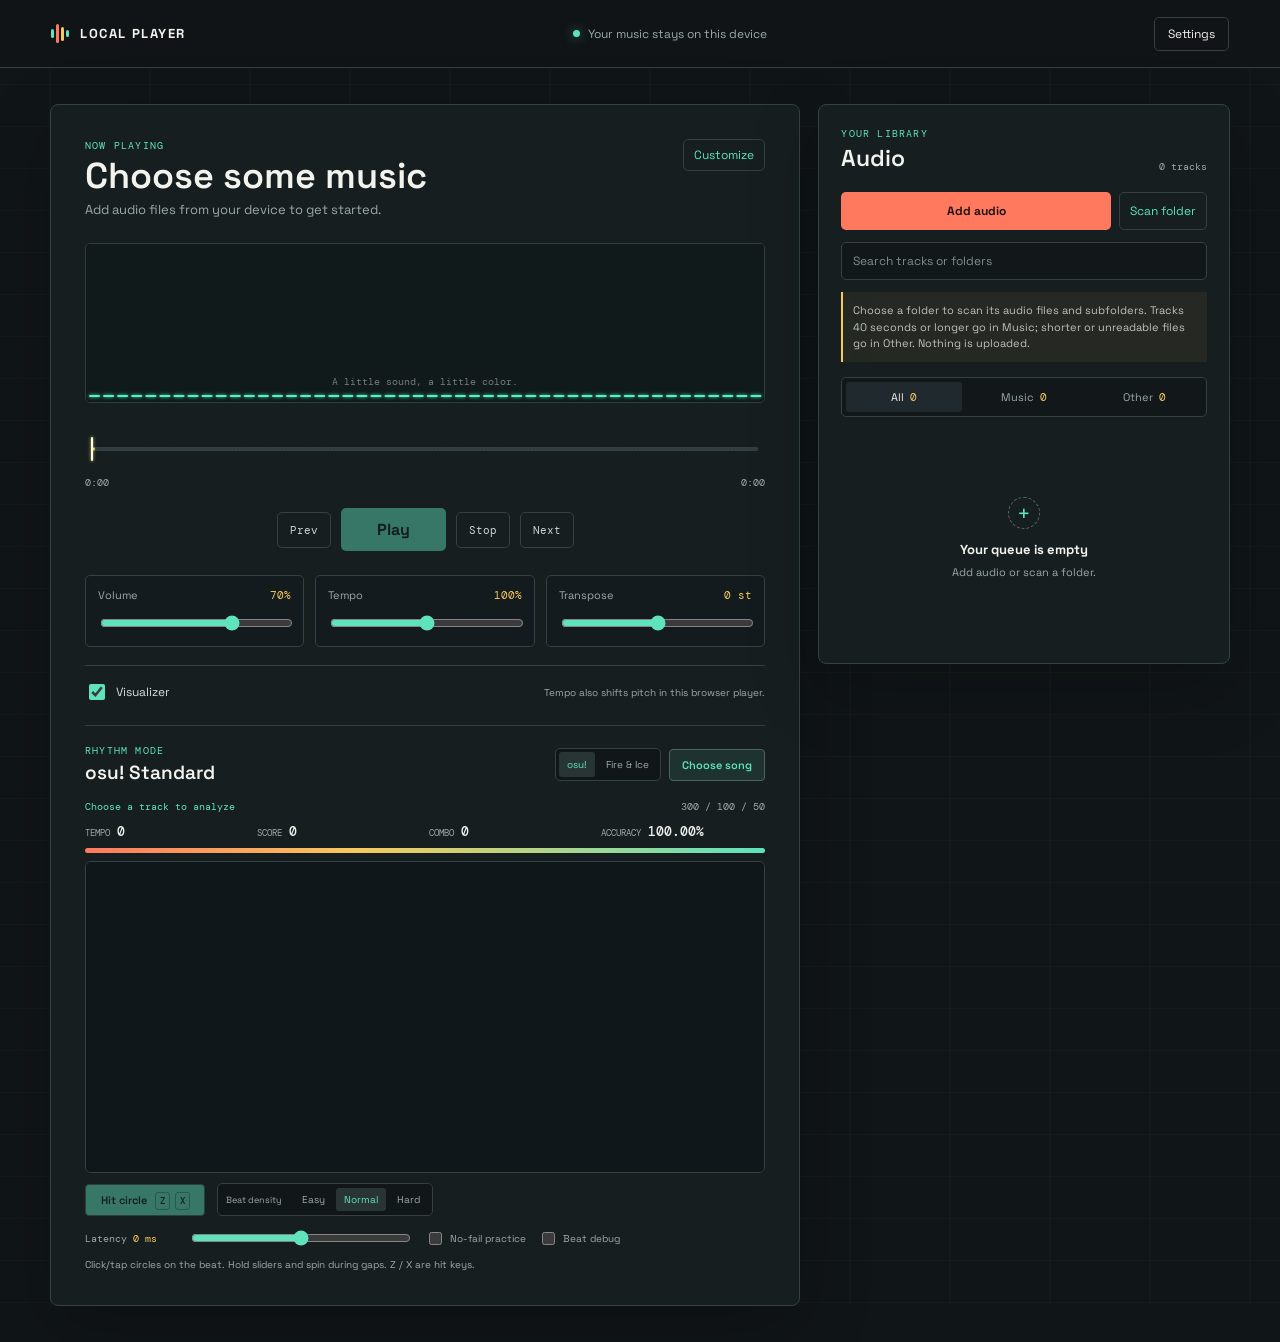
<file: index.html>
<!doctype html>
<html lang="en">
<head>
  <meta charset="utf-8">
  <meta name="viewport" content="width=device-width, initial-scale=1">
  <meta http-equiv="refresh" content="0; url=web/">
  <title>Local Player</title>
  <script>window.location.replace(new URL("web/", window.location.href));</script>
</head>
<body>
  <p><a href="web/">Open Local Player</a></p>
</body>
</html>
</file>
<file: web/app.css>
@import url("https://fonts.googleapis.com/css2?family=DM+Mono:wght@400;500&family=Space+Grotesk:wght@400;500;600;700&display=swap");

:root {
  color-scheme: dark;
  --ink: #101517;
  --surface: #171e21;
  --surface-raised: #20292d;
  --line: #344045;
  --text: #f2f3ed;
  --muted: #9ba9a9;
  --mint: #5ee3bd;
  --coral: #ff795f;
  --gold: #f7c95d;
  --mono: "DM Mono", "Courier New", monospace;
  --sans: "Space Grotesk", "Avenir Next", sans-serif;
  font-family: var(--sans);
  background: var(--ink);
  color: var(--text);
  font-synthesis: none;
  text-rendering: optimizeLegibility;
  -webkit-font-smoothing: antialiased;
}

* { box-sizing: border-box; }

body {
  min-width: 320px;
  min-height: 100vh;
  margin: 0;
  background-color: var(--ink);
  background-image: linear-gradient(90deg, transparent 49px, rgba(255,255,255,.025) 50px, transparent 51px), linear-gradient(rgba(255,255,255,.018) 1px, transparent 1px);
  background-size: 100px 100%, 100% 42px;
}

button, input, select { font: inherit; }
button { color: inherit; }
button:focus-visible, input:focus-visible, select:focus-visible, canvas:focus-visible { outline: 2px solid var(--gold); outline-offset: 3px; }

.topbar {
  height: 68px;
  display: flex;
  align-items: center;
  justify-content: space-between;
  gap: 20px;
  padding: 0 clamp(18px, 4vw, 56px);
  border-bottom: 1px solid var(--line);
  background: rgba(16, 21, 23, .94);
}

.brand { display: inline-flex; align-items: center; gap: 11px; color: var(--text); text-decoration: none; font-size: 13px; font-weight: 700; letter-spacing: .12em; }
.brand-mark { height: 24px; display: flex; align-items: center; gap: 2px; }
.brand-mark i { width: 3px; height: 9px; display: block; border-radius: 3px; background: var(--mint); }
.brand-mark i:nth-child(2) { height: 19px; background: var(--coral); }
.brand-mark i:nth-child(3) { height: 14px; background: var(--gold); }
.brand-mark i:nth-child(4) { height: 7px; background: var(--mint); }
.local-status { display: flex; align-items: center; gap: 8px; color: var(--muted); font-size: 12px; }
.status-dot { width: 7px; height: 7px; border-radius: 50%; background: var(--mint); box-shadow: 0 0 12px rgba(94,227,189,.55); }

.icon-button, .text-button, .close-button, .transport-button, .reset-button {
  border: 1px solid var(--line);
  background: transparent;
  border-radius: 5px;
  cursor: pointer;
  transition: border-color .16s ease, background-color .16s ease, transform .16s ease;
}
.icon-button { padding: 8px 13px; font-size: 12px; }
.text-button { padding: 7px 10px; color: var(--mint); font-size: 12px; }
.icon-button:hover, .text-button:hover, .close-button:hover, .transport-button:hover, .reset-button:hover { border-color: var(--mint); background: rgba(94,227,189,.08); }
button:active { transform: translateY(1px); }

.workspace {
  position: relative;
  width: min(1180px, calc(100% - 36px));
  margin: 36px auto;
  display: grid;
  grid-template-columns: minmax(0, 1.55fr) minmax(280px, .85fr);
  gap: 18px;
  align-items: start;
}
.drop-overlay { position: absolute; inset: 0; z-index: 5; display: grid; place-items: center; border: 2px dashed transparent; border-radius: 8px; background: rgba(16, 21, 23, .9); color: var(--mint); font-size: 20px; font-weight: 600; opacity: 0; pointer-events: none; transition: opacity .16s ease, border-color .16s ease; }
.workspace.is-dragging .drop-overlay { border-color: var(--mint); opacity: 1; }

.deck, .library {
  border: 1px solid var(--line);
  border-radius: 8px;
  background: rgba(23, 30, 33, .97);
  box-shadow: 0 24px 70px rgba(0,0,0,.22);
}
.deck { padding: clamp(18px, 3.2vw, 34px); }
.track-heading, .library-heading { display: flex; align-items: flex-start; justify-content: space-between; gap: 18px; }
.track-heading h1 { max-width: 580px; margin: 4px 0 5px; overflow-wrap: anywhere; font-size: clamp(23px, 3vw, 36px); line-height: 1.12; font-weight: 600; }
.eyebrow { margin: 0; color: var(--mint); font-family: var(--mono); font-size: 10px; letter-spacing: .12em; }
.muted { margin: 0; color: var(--muted); font-size: 13px; }
.track-heading .text-button { flex: 0 0 auto; }

.visualizer-shell {
  height: 160px;
  position: relative;
  overflow: hidden;
  margin: 25px 0 19px;
  border: 1px solid #303d40;
  border-radius: 5px;
  background: #11191b;
}
#visualizer { width: 100%; height: 100%; display: block; }
.visualizer-empty { position: absolute; inset: auto 0 14px; color: rgba(242,243,237,.45); text-align: center; font-family: var(--mono); font-size: 10px; pointer-events: none; }

.progress-area { margin: 10px 0 6px; }
#progress { width: 100%; height: 54px; display: block; cursor: pointer; touch-action: none; }
.time-row { display: flex; justify-content: space-between; color: var(--muted); font-family: var(--mono); font-size: 10px; }

.transport { display: flex; align-items: center; justify-content: center; gap: 10px; margin: 19px 0 24px; }
.transport-button { min-width: 54px; padding: 10px 12px; color: #cbd3d0; font-family: var(--mono); font-size: 11px; }
.play-button { min-width: 105px; min-height: 43px; border: 0; border-radius: 5px; background: var(--mint); color: #10201d; font-weight: 700; cursor: pointer; transition: background-color .16s, transform .16s; }
.play-button:hover:not(:disabled) { background: #8df0d1; }
.play-button:disabled { opacity: .45; cursor: not-allowed; }

.mixer { display: grid; grid-template-columns: repeat(3, minmax(0, 1fr)); gap: 11px; }
.control-row { min-width: 0; display: grid; grid-template-columns: 1fr auto; gap: 10px; padding: 12px; border: 1px solid var(--line); border-radius: 5px; background: #141b1e; }
.control-name { color: var(--muted); font-size: 11px; }
.control-row output { color: var(--gold); font-family: var(--mono); font-size: 11px; }
.control-row input { grid-column: 1 / -1; width: 100%; }
input[type="range"] { height: 18px; accent-color: var(--mint); cursor: pointer; }

.deck-footer { display: flex; align-items: center; justify-content: space-between; gap: 12px; margin-top: 18px; padding-top: 15px; border-top: 1px solid var(--line); }
.toggle-line { display: inline-flex; align-items: center; gap: 8px; color: #d8dfdb; font-size: 12px; cursor: pointer; }
.toggle-line input { width: 16px; height: 16px; accent-color: var(--mint); }
.format-note { color: var(--muted); font-size: 10px; text-align: right; }

.rhythm-game { margin-top: 22px; padding-top: 18px; border-top: 1px solid var(--line); }
.game-heading { display: flex; align-items: center; justify-content: space-between; gap: 14px; margin-bottom: 12px; }
.game-heading h2 { margin: 3px 0 0; font-size: 19px; font-weight: 600; }
.game-actions { display: flex; align-items: center; flex-wrap: wrap; justify-content: flex-end; gap: 7px; }
.game-mode-tabs { display: flex; gap: 2px; padding: 3px; border: 1px solid var(--line); border-radius: 5px; background: #111719; }
.game-mode-tabs button { padding: 6px 8px; border: 0; border-radius: 3px; background: transparent; color: var(--muted); font-size: 10px; cursor: pointer; }
.game-mode-tabs button.is-selected { background: #293534; color: var(--mint); }
.difficulty-tabs { display: flex; gap: 2px; padding: 3px; border: 1px solid var(--line); border-radius: 5px; background: #111719; }
.difficulty-tabs button { padding: 6px 8px; border: 0; border-radius: 3px; background: transparent; color: var(--muted); font-size: 10px; cursor: pointer; }
.difficulty-tabs button.is-selected { background: #293534; color: var(--mint); }
.game-toggle { min-height: 31px; padding: 7px 11px; border: 1px solid #4c665e; border-radius: 5px; background: rgba(94,227,189,.1); color: var(--mint); font-size: 11px; font-weight: 600; cursor: pointer; }
.game-toggle:hover:not(:disabled) { border-color: var(--mint); background: rgba(94,227,189,.18); }
.game-toggle:disabled { opacity: .45; cursor: not-allowed; }
.game-metrics { display: grid; grid-template-columns: repeat(5, minmax(0, 1fr)); gap: 8px; margin-bottom: 9px; }
.game-metrics div { display: flex; align-items: baseline; gap: 7px; min-width: 0; }
.game-metrics span { color: var(--muted); font-family: var(--mono); font-size: 9px; text-transform: uppercase; }
.game-metrics strong { color: var(--text); font-family: var(--mono); font-size: 13px; font-weight: 500; }
.game-metrics small { color: var(--muted); font-size: 8px; }
.game-playfield { overflow: hidden; border: 1px solid #334244; border-radius: 6px; background: #0c1518; box-shadow: inset 0 0 30px rgba(0,0,0,.3); }
#beatGameCanvas { width: 100%; height: 220px; display: block; cursor: crosshair; touch-action: manipulation; }
.game-controls { display: flex; align-items: center; justify-content: space-between; gap: 10px; margin-top: 10px; }
.orbit-buttons { display: flex; gap: 7px; }
.orbit-buttons[hidden], .beat-hit[hidden] { display: none; }
.orbit-buttons button { min-width: 94px; padding: 7px 10px; border: 1px solid var(--line); border-radius: 4px; background: #141c1e; color: var(--text); font-size: 10px; cursor: pointer; }
.orbit-buttons button[data-orbit-hit="fire"] { border-color: rgba(255,128,102,.5); color: #ff9b82; }
.orbit-buttons button[data-orbit-hit="ice"] { border-color: rgba(117,240,255,.45); color: #8ceefa; }
.orbit-buttons button:disabled { opacity: .45; cursor: not-allowed; }
.orbit-buttons kbd { margin-left: 5px; padding: 2px 4px; border: 1px solid currentColor; border-radius: 3px; font-family: var(--mono); font-size: 8px; }
.beat-hit { min-width: 120px; padding: 8px 10px; border: 1px solid #4c665e; border-radius: 4px; background: var(--mint); color: #10201d; font-size: 11px; font-weight: 700; cursor: pointer; }
.beat-hit:hover:not(:disabled) { background: #8df0d1; }
.beat-hit:disabled { opacity: .45; cursor: not-allowed; }
.beat-hit kbd { margin-left: 8px; padding: 2px 5px; border: 1px solid rgba(16,32,29,.35); border-radius: 3px; color: #10201d; font-family: var(--mono); font-size: 9px; }
.game-bottomline { display: flex; align-items: baseline; flex-wrap: wrap; gap: 5px 12px; margin-top: 8px; }
.game-status, .game-feedback, .game-instructions { color: var(--muted); font-family: var(--mono); font-size: 9px; }
.game-status { color: var(--mint); }
.game-feedback { min-height: 12px; }
.game-instructions { margin-left: auto; text-align: right; }

.library { min-height: 560px; padding: 22px; }
.library-heading { align-items: end; }
.library-heading h2 { margin: 3px 0 0; font-size: 23px; font-weight: 600; }
.track-count { color: var(--muted); font-family: var(--mono); font-size: 10px; }
.library-actions { display: flex; gap: 8px; margin: 19px 0 12px; }
.add-button { flex: 1; padding: 11px; border: 0; border-radius: 5px; background: var(--coral); color: #211411; font-size: 12px; font-weight: 700; cursor: pointer; }
.add-button:hover { background: #ff927e; }
.search-field { display: block; margin-bottom: 12px; }
.search-field input { width: 100%; padding: 10px 11px; border: 1px solid var(--line); border-radius: 5px; background: #12181a; color: var(--text); font-size: 12px; }
.search-field input::placeholder { color: #7f8c8d; }
.visually-hidden { position: absolute; width: 1px; height: 1px; overflow: hidden; clip: rect(0, 0, 0, 0); white-space: nowrap; clip-path: inset(50%); }
.library-hint { margin: 0 0 15px; padding: 10px; border-left: 2px solid var(--gold); background: rgba(247,201,93,.06); color: #bdc3bb; font-size: 11px; line-height: 1.5; }
.category-tabs { display: grid; grid-template-columns: repeat(3, 1fr); gap: 4px; margin: 0 0 10px; padding: 4px; border: 1px solid var(--line); border-radius: 5px; background: #12181a; }
.category-tab { display: flex; justify-content: center; gap: 6px; padding: 8px 4px; border: 0; border-radius: 3px; background: transparent; color: var(--muted); font-size: 11px; cursor: pointer; }
.category-tab span { color: var(--gold); font-family: var(--mono); }
.category-tab.is-active { background: var(--surface-raised); color: var(--text); }
.scan-status { min-height: 14px; margin: 0 0 7px; color: var(--mint); font-family: var(--mono); font-size: 9px; }
.track-list { display: grid; gap: 3px; margin: 0; padding: 0; list-style: none; }
.track-item { display: grid; grid-template-columns: 30px minmax(0, 1fr) 34px; align-items: center; gap: 8px; padding: 9px 7px; border: 1px solid transparent; border-radius: 4px; cursor: pointer; }
.track-item:hover { background: rgba(255,255,255,.035); }
.track-item[aria-current="true"] { border-color: rgba(94,227,189,.28); background: rgba(94,227,189,.075); }
.track-index { color: var(--muted); font-family: var(--mono); font-size: 10px; text-align: center; }
.track-copy { min-width: 0; }
.track-title { display: block; overflow: hidden; color: #e9eeea; font-size: 12px; text-overflow: ellipsis; white-space: nowrap; }
.track-subtitle { display: block; margin-top: 3px; overflow: hidden; color: var(--muted); font-family: var(--mono); font-size: 9px; text-overflow: ellipsis; white-space: nowrap; }
.track-category { display: inline-block; margin-top: 4px; padding: 2px 5px; border: 1px solid #41504d; border-radius: 3px; color: var(--mint); font-family: var(--mono); font-size: 8px; }
.track-category.other { border-color: #5a4632; color: var(--gold); }
.track-category.scanning { border-color: #465159; color: var(--muted); }
.remove-track { padding: 5px; border: 0; background: transparent; color: var(--muted); cursor: pointer; }
.remove-track:hover { color: var(--coral); }
.empty-queue { min-height: 180px; display: flex; flex-direction: column; align-items: center; justify-content: center; gap: 7px; color: var(--muted); font-size: 11px; text-align: center; }
.empty-queue strong { color: var(--text); font-size: 13px; }
.empty-mark { width: 32px; height: 32px; display: grid; place-items: center; margin-bottom: 5px; border: 1px dashed #596568; border-radius: 50%; color: var(--mint); font-size: 22px; }

.settings-dialog { width: min(560px, calc(100% - 24px)); max-height: min(88dvh, 760px); overflow: auto; padding: 22px; border: 1px solid #435155; border-radius: 8px; background: #171e21; color: var(--text); box-shadow: 0 30px 90px #000a; }
.settings-dialog::backdrop { background: rgba(3,8,9,.76); backdrop-filter: blur(5px); }
.settings-header { display: flex; align-items: start; justify-content: space-between; gap: 14px; margin-bottom: 19px; }
.settings-header h2 { margin: 4px 0 0; font-size: 22px; }
.close-button { padding: 8px 12px; color: var(--mint); }
.settings-grid { display: grid; grid-template-columns: 1fr 1fr; gap: 14px; }
.settings-grid label { display: grid; gap: 7px; color: #cbd3d0; font-size: 11px; }
.settings-grid select { width: 100%; padding: 9px; border: 1px solid var(--line); border-radius: 4px; background: #111719; color: var(--text); }
.settings-grid output { color: var(--gold); font-family: var(--mono); }
.color-picker { grid-column: 1 / -1; grid-template-columns: 1fr 55px !important; align-items: center; }
.color-picker input { width: 55px; height: 34px; padding: 2px; border: 1px solid var(--line); border-radius: 4px; background: transparent; }
.settings-toggles { display: grid; grid-template-columns: 1fr 1fr; gap: 14px 10px; margin: 19px 0; }
.reset-button { padding: 10px 14px; color: var(--coral); }

@media (max-width: 760px) {
  .topbar { height: 58px; padding-inline: 16px; }
  .local-status { display: none; }
  .workspace { width: min(100% - 20px, 560px); grid-template-columns: 1fr; gap: 12px; margin: 12px auto 24px; }
  .deck { padding: 17px; }
  .visualizer-shell { height: 118px; margin-top: 18px; }
  .library { min-height: 0; padding: 18px; }
  .empty-queue { min-height: 110px; }
  .game-heading { align-items: flex-start; flex-direction: column; }
  .game-actions { width: 100%; justify-content: space-between; }
  .game-mode-tabs { width: 100%; }
  .game-mode-tabs button { flex: 1; }
  .game-metrics { grid-template-columns: repeat(3, minmax(0, 1fr)); row-gap: 9px; }
  #beatGameCanvas { height: 200px; }
  .game-instructions { width: 100%; margin-left: 0; text-align: left; }
  .orbit-buttons { width: 100%; }
  .orbit-buttons button { flex: 1; }
}

@media (max-width: 430px) {
  .brand { font-size: 11px; }
  .workspace { width: calc(100% - 16px); }
  .deck { padding: 14px; }
  .track-heading h1 { font-size: 24px; }
  .track-heading .text-button { padding-inline: 7px; }
  .mixer { gap: 6px; }
  .control-row { gap: 7px; padding: 9px 7px; }
  .control-name, .control-row output { font-size: 10px; }
  .format-note { max-width: 170px; }
  .settings-dialog { padding: 17px; }
  .settings-grid { grid-template-columns: 1fr; }
  .color-picker { grid-column: auto; }
  .settings-toggles { grid-template-columns: 1fr; }
}
</file>
<file: web/game.css>
.rhythm-game {
  margin-top: 22px;
  padding-top: 18px;
  border-top: 1px solid var(--line);
}

.game-heading,
.game-status-row,
.game-controls,
.game-settings-row {
  display: flex;
  align-items: center;
  justify-content: space-between;
  gap: 12px;
}

.game-heading { margin-bottom: 12px; }
.game-heading h2 { margin: 3px 0 0; font-size: 19px; font-weight: 600; }
.game-actions { display: flex; align-items: center; gap: 8px; }
.game-mode-tabs { display: flex; gap: 3px; padding: 3px; border: 1px solid var(--line); border-radius: 5px; background: #111719; }
.game-mode-tabs button { padding: 6px 8px; border: 0; border-radius: 3px; background: transparent; color: var(--muted); font-size: 10px; cursor: pointer; }
.game-mode-tabs button.is-selected { background: #293534; color: var(--mint); }
.game-toggle,
.beat-hit {
  padding: 8px 12px;
  border: 1px solid #4c665e;
  border-radius: 4px;
  background: rgba(94,227,189,.1);
  color: var(--mint);
  font-size: 11px;
  font-weight: 600;
  cursor: pointer;
}
.game-toggle:disabled,
.beat-hit:disabled { opacity: .45; cursor: not-allowed; }
.game-status-row { min-height: 18px; margin-bottom: 8px; }
.game-status,
.game-feedback { color: var(--muted); font-family: var(--mono); font-size: 10px; }
.game-status { color: var(--mint); }
.game-feedback[data-judgment="300"] { color: var(--mint); }
.game-feedback[data-judgment="100"] { color: #b9e77a; }
.game-feedback[data-judgment="50"] { color: var(--gold); }
.game-feedback[data-judgment="miss"] { color: var(--coral); }
.game-metrics { display: grid; grid-template-columns: repeat(4, minmax(0, 1fr)); gap: 8px; margin-bottom: 8px; }
.game-metrics div { display: flex; align-items: baseline; gap: 7px; min-width: 0; }
.game-metrics span { color: var(--muted); font-family: var(--mono); font-size: 9px; text-transform: uppercase; }
.game-metrics strong { color: var(--text); font-family: var(--mono); font-size: 13px; font-weight: 500; }
.game-health { height: 5px; overflow: hidden; margin-bottom: 8px; border-radius: 3px; background: #303b3e; }
.game-health > div { width: 100%; height: 100%; background: linear-gradient(90deg, var(--coral), var(--gold) 40%, var(--mint)); transition: width .12s linear; }
.game-playfield { overflow: hidden; border: 1px solid #334244; border-radius: 6px; background: #10171b; }
#beatGameCanvas { width: 100%; height: 310px; display: block; touch-action: none; }
.game-controls { justify-content: flex-start; margin-top: 10px; }
.beat-hit { background: var(--mint); color: #10201d; }
.beat-hit kbd { margin-left: 5px; padding: 2px 4px; border: 1px solid rgba(16,32,29,.35); border-radius: 3px; color: #10201d; font-family: var(--mono); font-size: 9px; }
.difficulty-tabs { display: flex; align-items: center; gap: 3px; margin: 0; padding: 4px; border: 1px solid var(--line); border-radius: 5px; background: #111719; }
.difficulty-tabs legend { float: left; margin-right: 5px; padding: 0 4px; color: var(--muted); font-size: 9px; }
.difficulty-tabs button { padding: 5px 8px; border: 0; border-radius: 3px; background: transparent; color: var(--muted); font-size: 10px; cursor: pointer; }
.difficulty-tabs button.is-selected { background: #293534; color: var(--mint); }
.game-settings-row { justify-content: flex-start; flex-wrap: wrap; margin-top: 11px; color: var(--muted); font-size: 10px; }
.game-settings-row > label:first-child { min-width: 92px; font-family: var(--mono); }
.game-settings-row output { color: var(--gold); }
.game-settings-row input[type="range"] { width: min(220px, 34%); accent-color: var(--mint); }
.game-check { display: inline-flex; align-items: center; gap: 5px; cursor: pointer; }
.game-check input { accent-color: var(--mint); }
.game-help { margin: 9px 0 0; color: var(--muted); font-size: 10px; }
.game-results { width: min(430px, calc(100% - 24px)); padding: 24px; border: 1px solid #435155; border-radius: 8px; background: #171e21; color: var(--text); box-shadow: 0 30px 90px #000a; }
.game-results::backdrop { background: rgba(3,8,9,.76); backdrop-filter: blur(5px); }
.game-results h2 { margin: 5px 0 18px; color: var(--mint); font-family: var(--mono); font-size: 54px; }
.results-grid { display: grid; grid-template-columns: repeat(2, 1fr); gap: 12px; }
.results-grid div { display: grid; gap: 4px; }
.results-grid span { color: var(--muted); font-family: var(--mono); font-size: 9px; text-transform: uppercase; }
.results-grid strong { font-family: var(--mono); font-size: 14px; font-weight: 500; }
.results-actions { display: flex; justify-content: flex-end; gap: 8px; margin-top: 22px; }

@media (max-width: 760px) {
  #beatGameCanvas { height: 260px; }
  .game-heading { align-items: flex-start; flex-direction: column; }
  .game-actions { width: 100%; justify-content: space-between; }
  .game-mode-tabs { flex: 1; }
  .game-mode-tabs button { flex: 1; }
  .game-status-row { align-items: flex-start; flex-direction: column; gap: 4px; }
  .game-settings-row input[type="range"] { width: 100%; }
  .game-settings-row > label:first-child { min-width: 100%; }
}

@media (prefers-reduced-motion: reduce) {
  .game-health > div { transition: none; }
}
</file>
